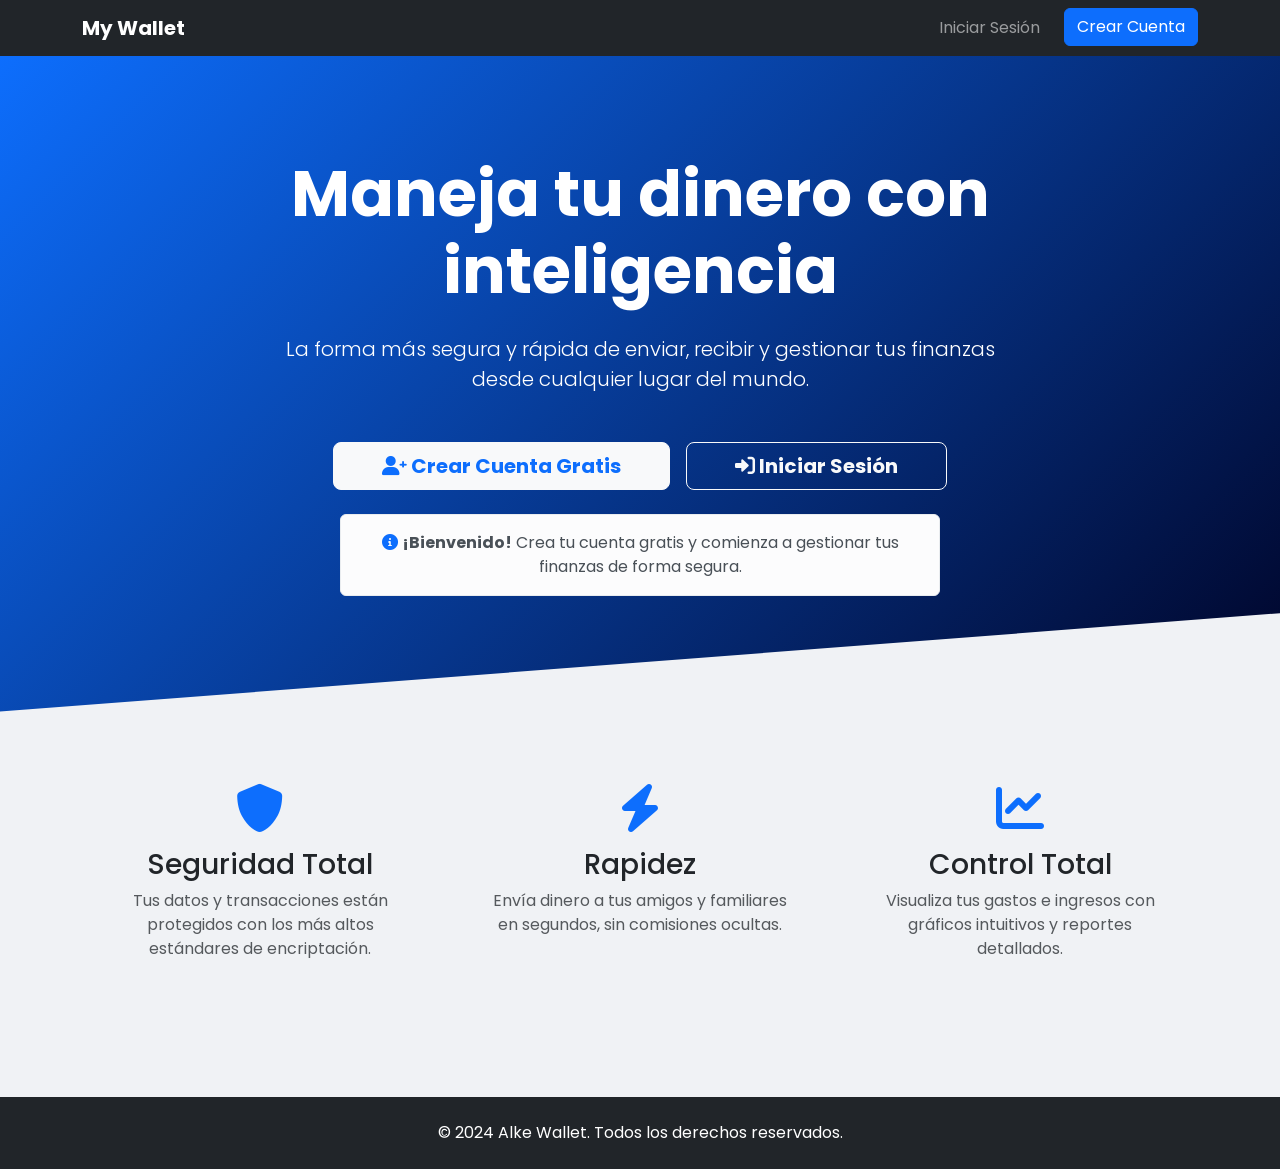
<file: index.html>
<!DOCTYPE html>
<html lang="es">
<head>
    <meta charset="UTF-8">
    <meta name="viewport" content="width=device-width, initial-scale=1.0">
    <title>Alke Wallet - Tu Billetera Digital</title>
    <link href="https://cdn.jsdelivr.net/npm/bootstrap@5.3.0/dist/css/bootstrap.min.css" rel="stylesheet">
    <link rel="stylesheet" href="https://cdnjs.cloudflare.com/ajax/libs/font-awesome/6.0.0/css/all.min.css">
    <link rel="stylesheet" href="css/styles.css">
</head>
<body>

    <nav class="navbar navbar-expand-lg navbar-dark bg-dark">
        <div class="container">
            <a class="navbar-brand fw-bold" href="#">My Wallet</a>
            <button class="navbar-toggler" type="button" data-bs-toggle="collapse" data-bs-target="#navbarNav">
                <span class="navbar-toggler-icon"></span>
            </button>
            <div class="collapse navbar-collapse" id="navbarNav">
                <ul class="navbar-nav ms-auto">
                    <li class="nav-item"><a class="nav-link" href="login.html">Iniciar Sesión</a></li>
                    <li class="nav-item"><a class="btn btn-primary ms-3" href="register.html">Crear Cuenta</a></li>
                </ul>
            </div>
        </div>
    </nav>

    <header class="hero-section text-center">
        <div class="container">
            <div class="row justify-content-center">
                <div class="col-lg-8">
                    <h1 class="display-3 fw-bold mb-4">Maneja tu dinero con inteligencia</h1>
                    <p class="lead mb-5">La forma más segura y rápida de enviar, recibir y gestionar tus finanzas desde cualquier lugar del mundo.</p>
                    <div class="d-flex gap-3 justify-content-center">
                        <a href="register.html" class="btn btn-light btn-lg text-primary fw-bold px-5">
                            <i class="fas fa-user-plus"></i> Crear Cuenta Gratis
                        </a>
                        <a href="login.html" class="btn btn-outline-light btn-lg fw-bold px-5">
                            <i class="fas fa-sign-in-alt"></i> Iniciar Sesión
                        </a>
                    </div>
                    
                    <!-- Información de seguridad -->
                    <div class="alert alert-light mt-4 mx-auto" style="max-width: 600px;" role="alert">
                        <i class="fas fa-info-circle text-primary"></i> 
                        <strong>¡Bienvenido!</strong> Crea tu cuenta gratis y comienza a gestionar tus finanzas de forma segura.
                    </div>
                </div>
            </div>
        </div>
    </header>

    <section class="py-5">
        <div class="container">
            <div class="row text-center g-4">
                <div class="col-md-4">
                    <div class="p-4">
                        <i class="fas fa-shield-alt feature-icon"></i>
                        <h3>Seguridad Total</h3>
                        <p class="text-muted">Tus datos y transacciones están protegidos con los más altos estándares de encriptación.</p>
                    </div>
                </div>
                <div class="col-md-4">
                    <div class="p-4">
                        <i class="fas fa-bolt feature-icon"></i>
                        <h3>Rapidez</h3>
                        <p class="text-muted">Envía dinero a tus amigos y familiares en segundos, sin comisiones ocultas.</p>
                    </div>
                </div>
                <div class="col-md-4">
                    <div class="p-4">
                        <i class="fas fa-chart-line feature-icon"></i>
                        <h3>Control Total</h3>
                        <p class="text-muted">Visualiza tus gastos e ingresos con gráficos intuitivos y reportes detallados.</p>
                    </div>
                </div>
            </div>
        </div>
    </section>

    <footer class="bg-dark text-white py-4 mt-5">
        <div class="container text-center">
            <p class="mb-0">&copy; 2024 Alke Wallet. Todos los derechos reservados.</p>
        </div>
    </footer>

    <script src="https://cdn.jsdelivr.net/npm/bootstrap@5.3.0/dist/js/bootstrap.bundle.min.js"></script>
</body>
</html>
</file>
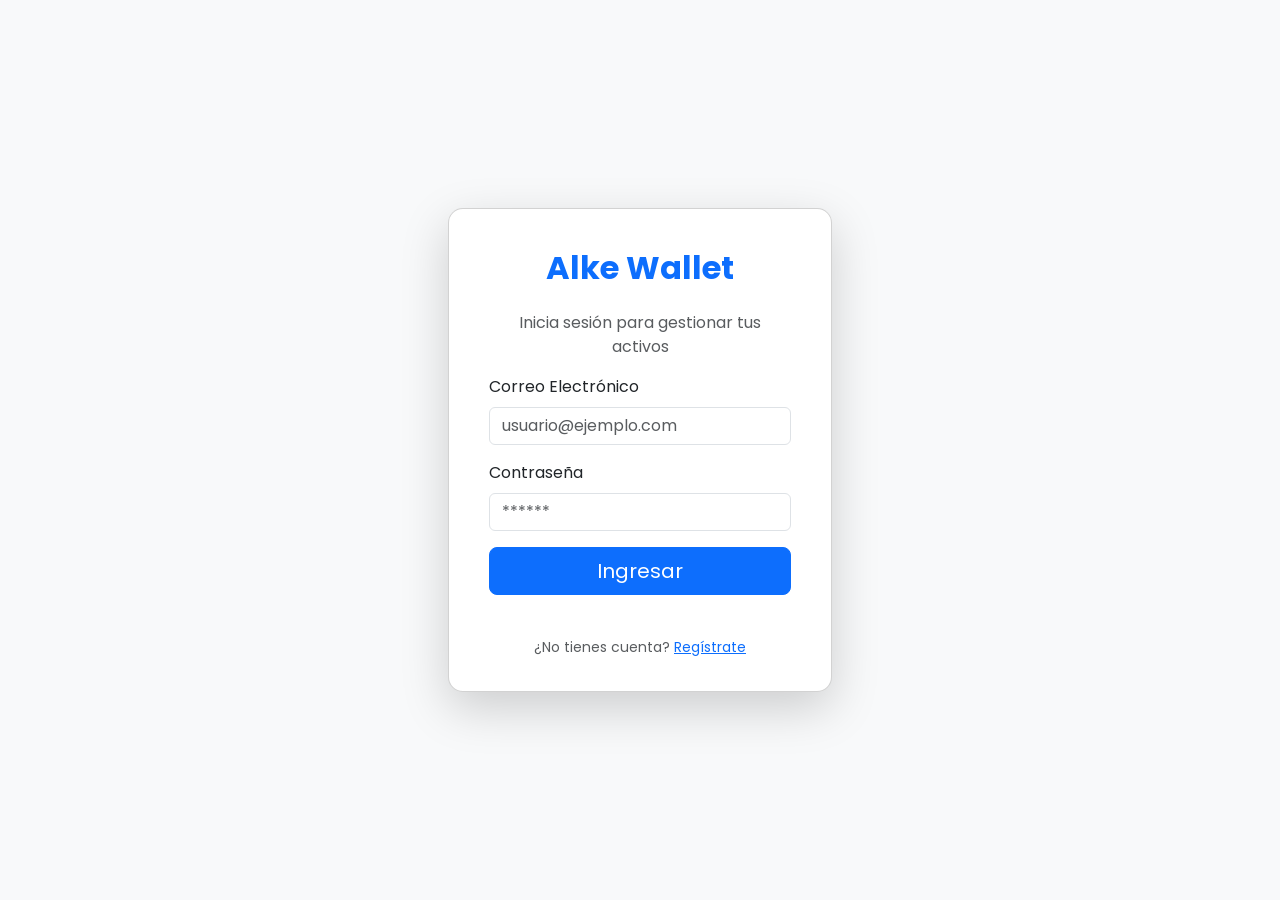
<file: accounts.html>
<!DOCTYPE html>
<html lang="es">
<head>
    <meta charset="UTF-8">
    <meta name="viewport" content="width=device-width, initial-scale=1.0">
    <title>Mis Cuentas - MY Wallet</title>
    <link href="https://cdn.jsdelivr.net/npm/bootstrap@5.3.0/dist/css/bootstrap.min.css" rel="stylesheet">
    <link rel="stylesheet" href="https://cdnjs.cloudflare.com/ajax/libs/font-awesome/6.0.0/css/all.min.css">
    <link rel="stylesheet" href="css/styles.css">
</head>
<body class="bg-light">

    <nav class="navbar navbar-dark bg-primary mb-4">
        <div class="container">
            <a class="navbar-brand" href="menu.html"><i class="fas fa-arrow-left me-2"></i> Volver</a>
            <div class="d-flex align-items-center gap-3">
                <div class="text-white text-end d-none d-md-block">
                    <div class="fw-bold"><i class="fas fa-user-circle"></i> <span class="userName">Usuario</span></div>
                    <small id="connectionInfo" class="text-white-50"><i class="fas fa-clock"></i> Conectado</small>
                </div>
                <span class="navbar-text text-white fw-bold">Mis Cuentas</span>
            </div>
        </div>
    </nav>

    <div class="container">
        <div class="row justify-content-center">
            <div class="col-md-10">
                
                <div class="d-flex justify-content-between align-items-center mb-4">
                    <h4><i class="fas fa-wallet me-2"></i>Administrar Cuentas</h4>
                    <button class="btn btn-primary" data-bs-toggle="modal" data-bs-target="#newAccountModal">
                        <i class="fas fa-plus-circle me-2"></i>Nueva Cuenta
                    </button>
                </div>

                <!-- Lista de Cuentas -->
                <div id="accountsList" class="row g-4">
                    <!-- Se llena dinámicamente -->
                </div>

            </div>
        </div>
    </div>

    <!-- Modal para Nueva Cuenta -->
    <div class="modal fade" id="newAccountModal" tabindex="-1">
        <div class="modal-dialog">
            <div class="modal-content">
                <div class="modal-header">
                    <h5 class="modal-title"><i class="fas fa-plus-circle me-2"></i>Crear Nueva Cuenta</h5>
                    <button type="button" class="btn-close" data-bs-dismiss="modal"></button>
                </div>
                <form id="newAccountForm">
                    <div class="modal-body">
                        <div class="mb-3">
                            <label for="accountName" class="form-label fw-bold">Nombre de la Cuenta</label>
                            <input type="text" class="form-control" id="accountName" 
                                   placeholder="Ej: Cuenta de Ahorro" required>
                        </div>
                        <div class="mb-3">
                            <label for="accountType" class="form-label fw-bold">Tipo de Cuenta</label>
                            <select class="form-select" id="accountType" required>
                                <option value="">Selecciona un tipo</option>
                                <option value="corriente">Cuenta Corriente</option>
                                <option value="ahorro">Cuenta de Ahorro</option>
                                <option value="inversion">Cuenta de Inversión</option>
                                <option value="otro">Otra</option>
                            </select>
                        </div>
                        <div class="mb-3">
                            <label for="initialBalance" class="form-label fw-bold">Saldo Inicial (Opcional)</label>
                            <div class="input-group">
                                <span class="input-group-text">$</span>
                                <input type="number" class="form-control" id="initialBalance" 
                                       placeholder="0.00" min="0" step="0.01" value="0">
                            </div>
                        </div>
                        <div id="create-error" class="alert alert-danger d-none"></div>
                    </div>
                    <div class="modal-footer">
                        <button type="button" class="btn btn-secondary" data-bs-dismiss="modal">Cancelar</button>
                        <button type="submit" class="btn btn-primary">
                            <i class="fas fa-check me-2"></i>Crear Cuenta
                        </button>
                    </div>
                </form>
            </div>
        </div>
    </div>

    <!-- jQuery y Bootstrap -->
    <script src="https://code.jquery.com/jquery-3.6.0.min.js"></script>
    <script src="https://cdn.jsdelivr.net/npm/bootstrap@5.3.0/dist/js/bootstrap.bundle.min.js"></script>
    
    <!-- Configuración y constantes -->
    <script src="js/config/constants.js"></script>
    
    <!-- Servicios -->
    <script src="js/services/storageService.js"></script>
    <script src="js/utils/helpers.js"></script>
    <script src="js/services/authService.js"></script>
    
    <!-- Página específica -->
    <script src="js/pages/accounts.js"></script>
</body>
</html>
</file>
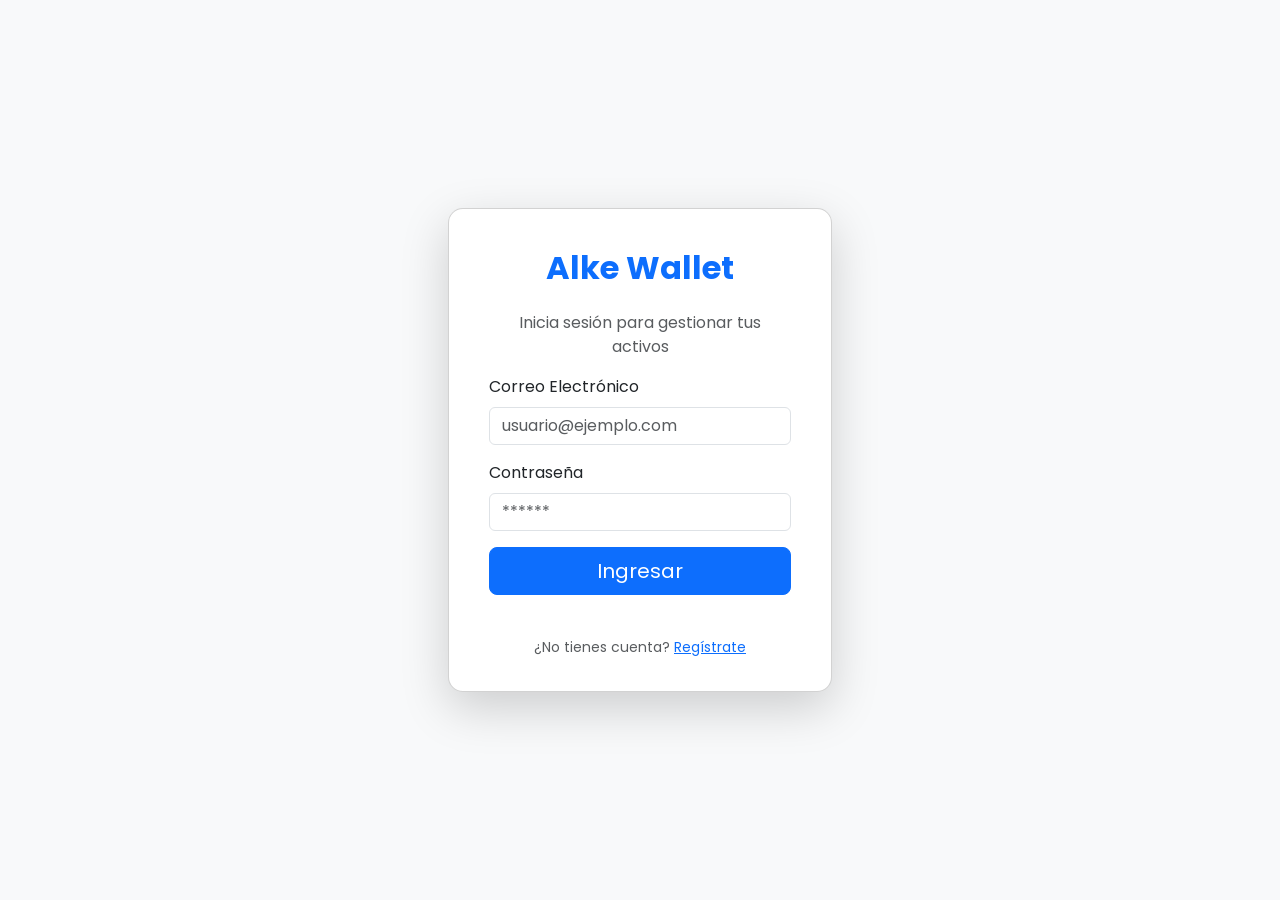
<file: budget.html>
<!DOCTYPE html>
<html lang="es">
<head>
    <meta charset="UTF-8">
    <meta name="viewport" content="width=device-width, initial-scale=1.0">
    <title>Mi Presupuesto - ProyectoWallet</title>
    <link href="https://cdn.jsdelivr.net/npm/bootstrap@5.3.0/dist/css/bootstrap.min.css" rel="stylesheet">
    <link rel="stylesheet" href="https://cdnjs.cloudflare.com/ajax/libs/font-awesome/6.0.0/css/all.min.css">
    <link rel="stylesheet" href="css/styles.css">
</head>
<body>
    <nav class="navbar navbar-expand-lg navbar-dark bg-dark">
        <div class="container">
            <a class="navbar-brand" href="menu.html">
                <i class="fas fa-wallet me-2"></i>ProyectoWallet
            </a>
            <button class="navbar-toggler" type="button" data-bs-toggle="collapse" data-bs-target="#navbarNav">
                <span class="navbar-toggler-icon"></span>
            </button>
            <div class="collapse navbar-collapse" id="navbarNav">
                <ul class="navbar-nav ms-auto">
                    <li class="nav-item">
                        <span class="nav-link text-white">
                            <i class="fas fa-user-circle"></i> <span class="userName">Usuario</span>
                        </span>
                    </li>
                    <li class="nav-item">
                        <span class="nav-link text-white-50" id="connectionInfo">
                            <i class="fas fa-clock"></i> Conectado
                        </span>
                    </li>
                    <li class="nav-item">
                        <a class="nav-link" href="menu.html">
                            <i class="fas fa-home me-1"></i>Inicio
                        </a>
                    </li>
                    <li class="nav-item">
                        <a class="nav-link" href="#" id="logoutButton">
                            <i class="fas fa-sign-out-alt me-1"></i>Salir
                        </a>
                    </li>
                </ul>
            </div>
        </div>
    </nav>

    <div class="container mt-4">
        <div class="row">
            <div class="col-md-12">
                <h2 class="mb-4">
                    <i class="fas fa-chart-pie me-2"></i>Mi Presupuesto Mensual
                </h2>

                <!-- Resumen total -->
                <div class="card mb-4 shadow-sm">
                    <div class="card-body">
                        <div class="row mb-3">
                            <div class="col-md-6">
                                <label class="form-label"><i class="fas fa-money-bill-wave me-2"></i>Divisa</label>
                                <select class="form-select" id="budgetCurrency">
                                    <option value="USD">🇺🇸 Dólar (USD)</option>
                                    <option value="CLP">🇨🇱 Peso Chileno (CLP)</option>
                                    <option value="EUR">🇪🇺 Euro (EUR)</option>
                                </select>
                            </div>
                            <div class="col-md-6 d-flex align-items-end">
                                <a href="currency.html" class="btn btn-outline-warning w-100">
                                    <i class="fas fa-exchange-alt me-2"></i>Ver Conversión de Divisas
                                </a>
                            </div>
                        </div>
                        <div class="row text-center">
                            <div class="col-md-4">
                                <h6 class="text-muted">Presupuesto Total</h6>
                                <h3 id="totalAssigned" class="text-primary"><span id="currencySymbol">$</span>0</h3>
                            </div>
                            <div class="col-md-4">
                                <h6 class="text-muted">Total Gastado</h6>
                                <h3 id="totalSpent" class="text-danger"><span class="currencySymbol">$</span>0</h3>
                            </div>
                            <div class="col-md-4">
                                <h6 class="text-muted">Disponible</h6>
                                <h3 id="totalAvailable" class="text-success"><span class="currencySymbol">$</span>0</h3>
                            </div>
                        </div>
                        <div class="progress mt-3" style="height: 25px;">
                            <div id="budgetProgress" class="progress-bar" role="progressbar" style="width: 0%">0%</div>
                        </div>
                    </div>
                </div>

                <!-- Categorías -->
                <div class="row" id="categoriesContainer">
                    <!-- Las categorías se llenarán dinámicamente -->
                </div>

                <!-- Botón para asignar presupuestos -->
                <div class="text-center mt-4">
                    <button class="btn btn-primary btn-lg" data-bs-toggle="modal" data-bs-target="#assignBudgetModal">
                        <i class="fas fa-plus-circle me-2"></i>Asignar Presupuestos
                    </button>
                </div>
            </div>
        </div>
    </div>

    <!-- Modal para asignar presupuestos -->
    <div class="modal fade" id="assignBudgetModal" tabindex="-1">
        <div class="modal-dialog modal-lg">
            <div class="modal-content">
                <div class="modal-header">
                    <h5 class="modal-title">
                        <i class="fas fa-edit me-2"></i>Asignar Presupuestos por Categoría
                    </h5>
                    <button type="button" class="btn-close" data-bs-dismiss="modal"></button>
                </div>
                <div class="modal-body">
                    <form id="assignBudgetForm">
                        <h6 class="text-success mb-3"><i class="fas fa-plus-circle me-2"></i>Ingresos Esperados</h6>
                        
                        <div class="mb-3">
                            <label class="form-label">
                                <i class="fas fa-briefcase text-primary me-2"></i>Trabajo/Sueldo
                            </label>
                            <input type="number" class="form-control" id="trabajo" min="0" step="0.01" value="0">
                        </div>
                        <div class="mb-3">
                            <label class="form-label">
                                <i class="fas fa-piggy-bank text-success me-2"></i>Saldo/Presupuesto
                            </label>
                            <input type="number" class="form-control" id="presupuesto" min="0" step="0.01" value="0">
                        </div>

                        <hr class="my-4">
                        
                        <h6 class="text-danger mb-3"><i class="fas fa-minus-circle me-2"></i>Presupuesto de Gastos</h6>
                        
                        <div class="mb-3">
                            <label class="form-label">
                                <i class="fas fa-tint text-info me-2"></i>Agua
                            </label>
                            <input type="number" class="form-control" id="agua" min="0" step="0.01" value="0">
                        </div>
                        <div class="mb-3">
                            <label class="form-label">
                                <i class="fas fa-broadcast-tower text-primary me-2"></i>Telecomunicaciones
                            </label>
                            <input type="number" class="form-control" id="telecomunicaciones" min="0" step="0.01" value="0">
                        </div>
                        <div class="mb-3">
                            <label class="form-label">
                                <i class="fas fa-graduation-cap text-warning me-2"></i>Educación
                            </label>
                            <input type="number" class="form-control" id="educacion" min="0" step="0.01" value="0">
                        </div>
                        <div class="mb-3">
                            <label class="form-label">
                                <i class="fas fa-home text-success me-2"></i>Vivienda
                            </label>
                            <input type="number" class="form-control" id="vivienda" min="0" step="0.01" value="0">
                        </div>
                        <div class="mb-3">
                            <label class="form-label">
                                <i class="fas fa-bus text-danger me-2"></i>Transporte
                            </label>
                            <input type="number" class="form-control" id="transporte" min="0" step="0.01" value="0">
                        </div>
                        <div class="mb-3">
                            <label class="form-label">
                                <i class="fas fa-utensils text-secondary me-2"></i>Alimentación
                            </label>
                            <input type="number" class="form-control" id="alimentacion" min="0" step="0.01" value="0">
                        </div>
                        <div class="mb-3">
                            <label class="form-label">
                                <i class="fas fa-shopping-bag text-dark me-2"></i>Gastos Varios
                            </label>
                            <input type="number" class="form-control" id="varios" min="0" step="0.01" value="0">
                        </div>

                        <div class="alert alert-info">
                            <i class="fas fa-info-circle me-2"></i>
                            Puedes ajustar estos montos en cualquier momento
                        </div>
                    </form>
                </div>
                <div class="modal-footer">
                    <button type="button" class="btn btn-secondary" data-bs-dismiss="modal">Cancelar</button>
                    <button type="button" class="btn btn-primary" id="saveBudgetBtn">
                        <i class="fas fa-save me-2"></i>Guardar Presupuestos
                    </button>
                </div>
            </div>
        </div>
    </div>

    <!-- Modal para registrar gasto -->
    <div class="modal fade" id="recordExpenseModal" tabindex="-1">
        <div class="modal-dialog">
            <div class="modal-content">
                <div class="modal-header">
                    <h5 class="modal-title">
                        <i class="fas fa-receipt me-2"></i>Registrar Gasto
                    </h5>
                    <button type="button" class="btn-close" data-bs-dismiss="modal"></button>
                </div>
                <div class="modal-body">
                    <form id="recordExpenseForm">
                        <input type="hidden" id="expenseCategory">
                        <div class="mb-3">
                            <label class="form-label">Categoría</label>
                            <input type="text" class="form-control" id="expenseCategoryName" readonly>
                        </div>
                        <div class="mb-3">
                            <label class="form-label">Monto del Gasto</label>
                            <input type="number" class="form-control" id="expenseAmount" min="0.01" step="0.01" required>
                        </div>
                        <div class="mb-3">
                            <label class="form-label">Descripción</label>
                            <input type="text" class="form-control" id="expenseDescription" placeholder="Ej: Pago de servicio de agua" required>
                        </div>
                    </form>
                </div>
                <div class="modal-footer">
                    <button type="button" class="btn btn-secondary" data-bs-dismiss="modal">Cancelar</button>
                    <button type="button" class="btn btn-danger" id="saveExpenseBtn">
                        <i class="fas fa-save me-2"></i>Registrar Gasto
                    </button>
                </div>
            </div>
        </div>
    </div>

    <!-- Modal para registrar ingreso -->
    <div class="modal fade" id="recordIncomeModal" tabindex="-1">
        <div class="modal-dialog">
            <div class="modal-content">
                <div class="modal-header">
                    <h5 class="modal-title">
                        <i class="fas fa-plus-circle me-2"></i>Registrar Ingreso
                    </h5>
                    <button type="button" class="btn-close" data-bs-dismiss="modal"></button>
                </div>
                <div class="modal-body">
                    <form id="recordIncomeForm">
                        <input type="hidden" id="incomeCategory">
                        <div class="mb-3">
                            <label class="form-label">Categoría</label>
                            <input type="text" class="form-control" id="incomeCategoryName" readonly>
                        </div>
                        <div class="mb-3">
                            <label class="form-label">Monto del Ingreso</label>
                            <input type="number" class="form-control" id="incomeAmount" min="0.01" step="0.01" required>
                        </div>
                        <div class="mb-3">
                            <label class="form-label">Descripción</label>
                            <input type="text" class="form-control" id="incomeDescription" placeholder="Ej: Pago de salario mensual" required>
                        </div>
                    </form>
                </div>
                <div class="modal-footer">
                    <button type="button" class="btn btn-secondary" data-bs-dismiss="modal">Cancelar</button>
                    <button type="button" class="btn btn-success" id="saveIncomeBtn">
                        <i class="fas fa-save me-2"></i>Registrar Ingreso
                    </button>
                </div>
            </div>
        </div>
    </div>

    <!-- jQuery y Bootstrap -->
    <script src="https://code.jquery.com/jquery-3.6.0.min.js"></script>
    <script src="https://cdn.jsdelivr.net/npm/bootstrap@5.3.0/dist/js/bootstrap.bundle.min.js"></script>
    
    <!-- Configuración y constantes -->
    <script src="js/config/constants.js"></script>
    
    <!-- Servicios -->
    <script src="js/services/storageService.js"></script>
    <script src="js/utils/helpers.js"></script>
    <script src="js/services/authService.js"></script>
    
    <!-- Página específica -->
    <script src="js/pages/budget.js"></script>
</body>
</html>
</file>
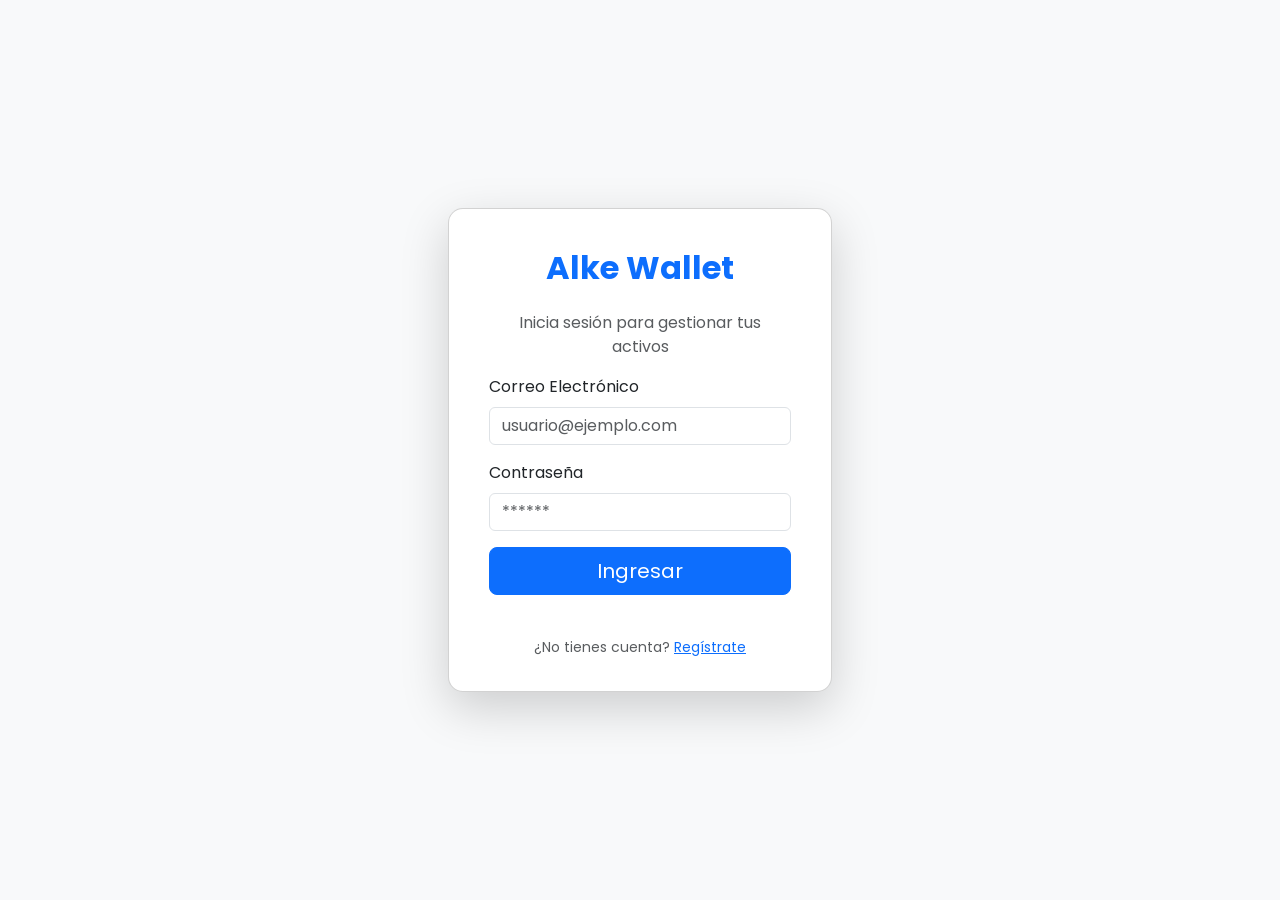
<file: contacts.html>
<!DOCTYPE html>
<html lang="es">
<head>
    <meta charset="UTF-8">
    <meta name="viewport" content="width=device-width, initial-scale=1.0">
    <title>Contactos - MY Wallet</title>
    <link href="https://cdn.jsdelivr.net/npm/bootstrap@5.3.0/dist/css/bootstrap.min.css" rel="stylesheet">
    <link rel="stylesheet" href="https://cdnjs.cloudflare.com/ajax/libs/font-awesome/6.0.0/css/all.min.css">
    <link rel="stylesheet" href="css/styles.css">
</head>
<body class="bg-light">

    <nav class="navbar navbar-dark bg-primary mb-4">
        <div class="container">
            <a class="navbar-brand" href="menu.html"><i class="fas fa-arrow-left me-2"></i> Volver</a>
            <div class="d-flex align-items-center gap-3">
                <div class="text-white text-end d-none d-md-block">
                    <div class="fw-bold"><i class="fas fa-user-circle"></i> <span class="userName">Usuario</span></div>
                    <small id="connectionInfo" class="text-white-50"><i class="fas fa-clock"></i> Conectado</small>
                </div>
                <span class="navbar-text text-white fw-bold">Mis Contactos</span>
            </div>
        </div>
    </nav>

    <div class="container">
        <div class="row justify-content-center">
            <div class="col-md-8">
                
                <!-- Botón para agregar nuevo contacto -->
                <div class="mb-3 text-end">
                    <button class="btn btn-primary" data-bs-toggle="modal" data-bs-target="#addContactModal">
                        <i class="fas fa-user-plus me-2"></i>Agregar Contacto
                    </button>
                </div>

                <!-- Filtros -->
                <div class="card shadow border-0 rounded-4 mb-3">
                    <div class="card-body">
                        <div class="btn-group w-100" role="group">
                            <button type="button" class="btn btn-outline-primary active" id="filterAll">
                                <i class="fas fa-users me-1"></i>Todos
                            </button>
                            <button type="button" class="btn btn-outline-success" id="filterDebtors">
                                <i class="fas fa-hand-holding-usd me-1"></i>Me Deben
                            </button>
                            <button type="button" class="btn btn-outline-danger" id="filterCreditors">
                                <i class="fas fa-file-invoice-dollar me-1"></i>Les Debo
                            </button>
                        </div>
                    </div>
                </div>
                
                <div class="card shadow border-0 rounded-4">
                    <div class="card-header bg-white border-0 py-3 rounded-top-4">
                        <h5 class="mb-0 fw-bold"><i class="fas fa-users me-2"></i>Lista de Contactos</h5>
                    </div>
                    <div class="card-body p-0">
                        <div class="list-group list-group-flush" id="contacts-list">
                            <!-- Se llena dinámicamente con JavaScript -->
                        </div>
                    </div>
                </div>

            </div>
        </div>
    </div>

    <!-- Modal para agregar contacto -->
    <div class="modal fade" id="addContactModal" tabindex="-1">
        <div class="modal-dialog">
            <div class="modal-content">
                <div class="modal-header">
                    <h5 class="modal-title">
                        <i class="fas fa-user-plus me-2"></i>Agregar Nuevo Contacto
                    </h5>
                    <button type="button" class="btn-close" data-bs-dismiss="modal"></button>
                </div>
                <div class="modal-body">
                    <form id="addContactForm">
                        <div class="mb-3">
                            <label class="form-label">Nombre Completo</label>
                            <input type="text" class="form-control" id="contactName" required>
                        </div>
                        <div class="mb-3">
                            <label class="form-label">Email</label>
                            <input type="email" class="form-control" id="contactEmail" required>
                        </div>
                        <div class="mb-3">
                            <label class="form-label">Tipo de Relación</label>
                            <select class="form-select" id="contactType" required>
                                <option value="normal">Normal</option>
                                <option value="debtor">Me Debe (Deudor)</option>
                                <option value="creditor">Le Debo (Acreedor/Proveedor)</option>
                            </select>
                            <div class="form-text">
                                • <strong>Normal</strong>: Contacto estándar<br>
                                • <strong>Me Debe</strong>: Persona que te debe dinero<br>
                                • <strong>Le Debo</strong>: Persona o proveedor al que le debes
                            </div>
                        </div>
                        <div class="mb-3" id="amountContainer" style="display: none;">
                            <label class="form-label">Monto</label>
                            <input type="number" class="form-control" id="contactAmount" min="0" step="0.01" value="0">
                            <div class="form-text">Opcional: Monto que se debe o te deben</div>
                        </div>
                        <div class="mb-3">
                            <label class="form-label">Teléfono (Opcional)</label>
                            <input type="tel" class="form-control" id="contactPhone">
                        </div>
                        <div class="mb-3">
                            <label class="form-label">Notas (Opcional)</label>
                            <textarea class="form-control" id="contactNotes" rows="2"></textarea>
                        </div>
                    </form>
                </div>
                <div class="modal-footer">
                    <button type="button" class="btn btn-secondary" data-bs-dismiss="modal">Cancelar</button>
                    <button type="button" class="btn btn-primary" id="saveContactBtn">
                        <i class="fas fa-save me-2"></i>Guardar Contacto
                    </button>
                </div>
            </div>
        </div>
    </div>

    <!-- jQuery y Bootstrap -->
    <script src="https://code.jquery.com/jquery-3.6.0.min.js"></script>
    <script src="https://cdn.jsdelivr.net/npm/bootstrap@5.3.0/dist/js/bootstrap.bundle.min.js"></script>
    
    <!-- Configuración y constantes -->
    <script src="js/config/constants.js"></script>
    
    <!-- Servicios -->
    <script src="js/services/storageService.js"></script>
    <script src="js/utils/helpers.js"></script>
    <script src="js/services/authService.js"></script>
    
    <!-- Página específica -->
    <script src="js/pages/contacts.js"></script>
</body>
</html>
</file>
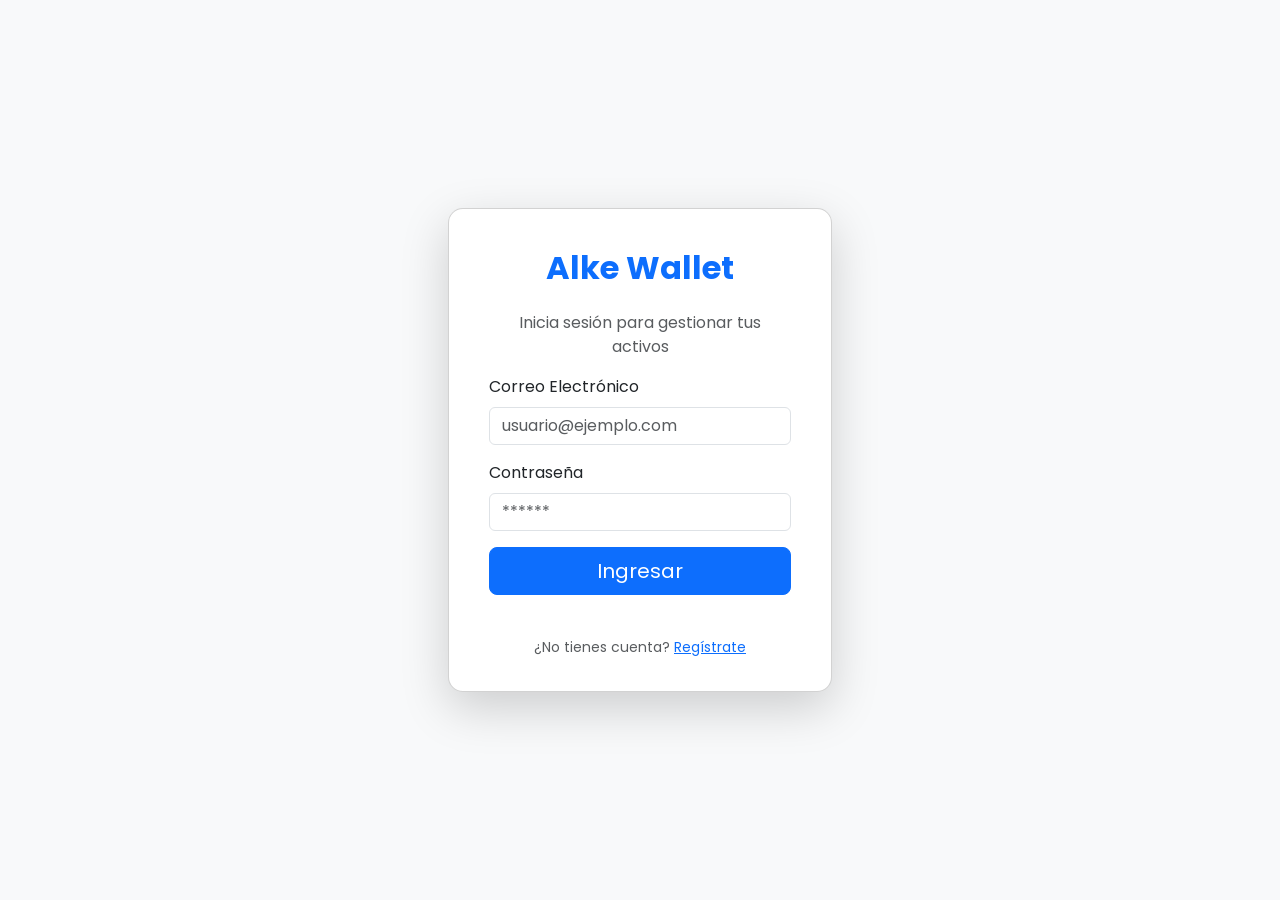
<file: deposit.html>
<!DOCTYPE html>
<html lang="es">
<head>
    <meta charset="UTF-8">
    <meta name="viewport" content="width=device-width, initial-scale=1.0">
    <title>Depositar - My Wallet</title>
    <link href="https://cdn.jsdelivr.net/npm/bootstrap@5.3.0/dist/css/bootstrap.min.css" rel="stylesheet">
    <link rel="stylesheet" href="https://cdnjs.cloudflare.com/ajax/libs/font-awesome/6.0.0/css/all.min.css">
    <link rel="stylesheet" href="css/styles.css">
   </head>
<body class="bg-light">

    <nav class="navbar navbar-dark bg-primary mb-4">
        <div class="container">
            <a class="navbar-brand" href="menu.html"><i class="fas fa-arrow-left me-2"></i> Volver</a>
            <div class="d-flex align-items-center gap-3">
                <div class="text-white text-end d-none d-md-block">
                    <div class="fw-bold"><i class="fas fa-user-circle"></i> <span class="userName">Usuario</span></div>
                    <small id="connectionInfo" class="text-white-50"><i class="fas fa-clock"></i> Conectado</small>
                </div>
                <span class="navbar-text text-white fw-bold">Depositar Dinero</span>
            </div>
        </div>
    </nav>

    <div class="container">
        <div class="card shadow-lg deposit-card border-0 rounded-4">
            <div class="card-body p-5">
                <div class="text-center mb-4">
                    <div class="bg-success bg-opacity-10 rounded-circle d-inline-flex p-3 mb-3">
                        <i class="fas fa-arrow-down fa-3x text-success"></i>
                    </div>
                    <h3 class="fw-bold">Depositar Fondos</h3>
                    <p class="text-muted">Agrega dinero a tu cuenta</p>
                </div>

                <form id="depositForm">
                    <div class="mb-4">
                        <label for="depositAmount" class="form-label fw-bold">Monto a Depositar</label>
                        <div class="input-group input-group-lg">
                            <span class="input-group-text bg-success text-white">$</span>
                            <input type="number" class="form-control" id="depositAmount" 
                                   placeholder="0.00" min="1" step="0.01" required
                                   onkeypress="return (event.charCode >= 48 && event.charCode <= 57) || event.charCode == 46">
                        </div>
                        <small class="text-muted">Solo se permiten números</small>
                    </div>

                    <!-- Montos Rápidos -->
                    <div class="mb-4">
                        <label class="form-label fw-bold">Montos Rápidos</label>
                        <div class="d-flex flex-wrap justify-content-center">
                            <button type="button" class="btn btn-outline-success amount-btn" data-amount="10">$10</button>
                            <button type="button" class="btn btn-outline-success amount-btn" data-amount="20">$20</button>
                            <button type="button" class="btn btn-outline-success amount-btn" data-amount="50">$50</button>
                            <button type="button" class="btn btn-outline-success amount-btn" data-amount="100">$100</button>
                            <button type="button" class="btn btn-outline-success amount-btn" data-amount="500">$500</button>
                            <button type="button" class="btn btn-outline-success amount-btn" data-amount="1000">$1000</button>
                        </div>
                    </div>

                    <div class="mb-4">
                        <label for="depositDescription" class="form-label fw-bold">Descripción (Opcional)</label>
                        <input type="text" class="form-control" id="depositDescription" 
                               placeholder="Ej: Depósito mensual, Ahorro, etc.">
                    </div>

                    <div class="mb-3">
                        <label for="depositMethod" class="form-label fw-bold">Método de Depósito</label>
                        <select class="form-select" id="depositMethod" required>
                            <option value="">Selecciona un método</option>
                            <option value="transfer">Transferencia Bancaria</option>
                            <option value="cash">Efectivo</option>
                            <option value="check">Cheque</option>
                            <option value="other">Otro</option>
                        </select>
                    </div>

                    <div id="success-msg" class="alert alert-success d-none" role="alert">
                        <i class="fas fa-check-circle"></i> ¡Depósito realizado exitosamente!
                    </div>
                    <div id="error-msg" class="alert alert-danger d-none" role="alert">
                        <i class="fas fa-exclamation-circle"></i> <span id="error-text"></span>
                    </div>

                    <button type="submit" class="btn btn-success btn-lg w-100">
                        <i class="fas fa-plus-circle me-2"></i>Depositar Ahora
                    </button>
                </form>
            </div>
        </div>
    </div>

    <!-- jQuery y Bootstrap -->
    <script src="https://code.jquery.com/jquery-3.6.0.min.js"></script>
    <script src="https://cdn.jsdelivr.net/npm/bootstrap@5.3.0/dist/js/bootstrap.bundle.min.js"></script>
    
    <!-- Configuración y constantes -->
    <script src="js/config/constants.js"></script>
    
    <!-- Servicios -->
    <script src="js/services/storageService.js"></script>
    <script src="js/utils/helpers.js"></script>
    <script src="js/services/authService.js"></script>
    <script src="js/services/transactionService.js"></script>
    
    <!-- Página específica -->
    <script src="js/pages/deposit.js"></script>
</body>
</html>
</file>
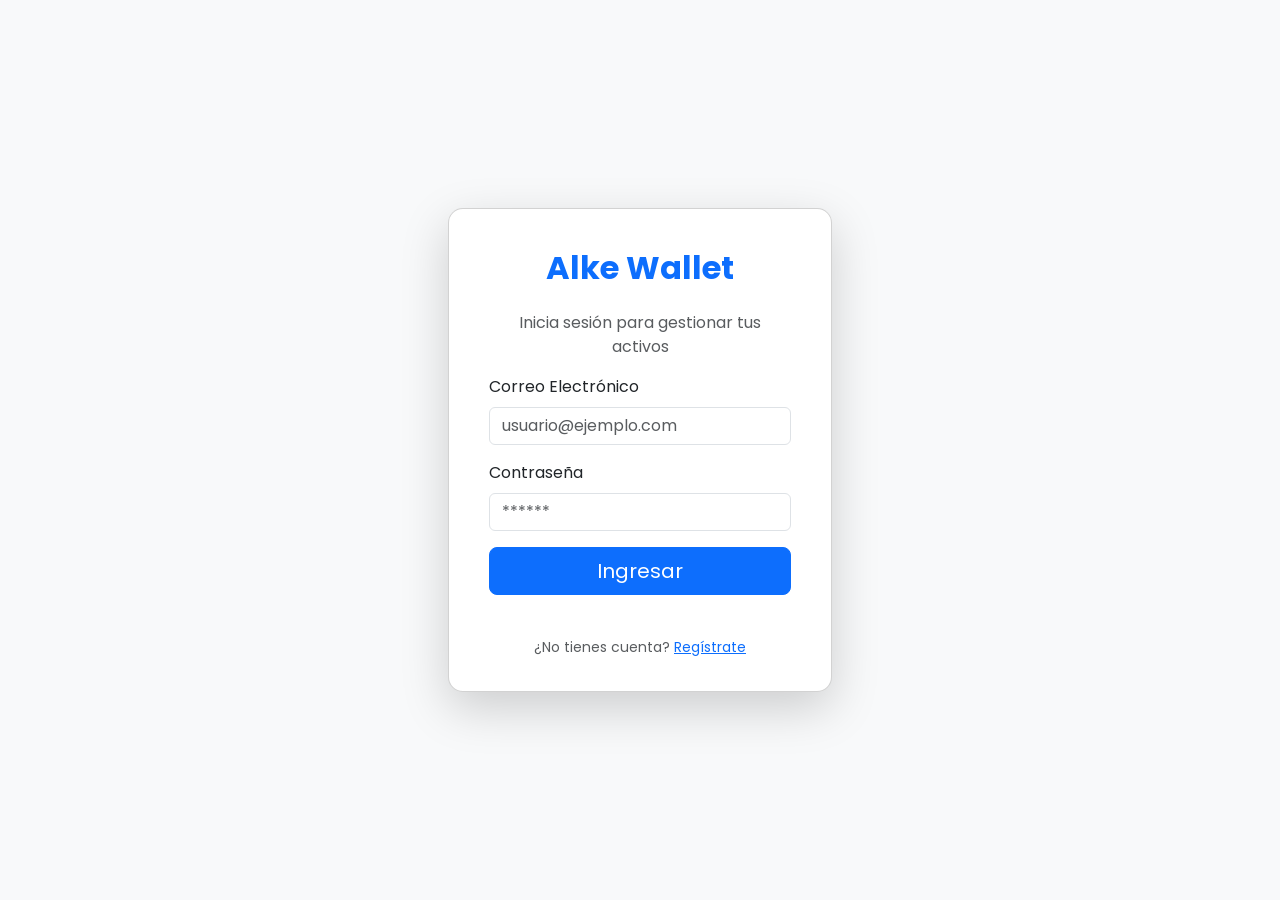
<file: login.html>
<!DOCTYPE html>
<html lang="es">
<head>
    <meta charset="UTF-8">
    <meta name="viewport" content="width=device-width, initial-scale=1.0">
    <title>Alke Wallet - Login</title>
    <link href="https://cdn.jsdelivr.net/npm/bootstrap@5.3.0/dist/css/bootstrap.min.css" rel="stylesheet">
    <link rel="stylesheet" href="css/styles.css">
</head>
<body class="bg-light d-flex align-items-center justify-content-center vh-100">

    <div class="card shadow-lg p-4" style="width: 24rem; border-radius: 15px;">
        <div class="card-body text-center">
            <h2 class="mb-4 text-primary fw-bold">Alke Wallet</h2>
            <p class="text-muted">Inicia sesión para gestionar tus activos</p>
            
            <form id="loginForm">
                <div class="mb-3 text-start">
                    <label for="email" class="form-label">Correo Electrónico</label>
                    <input type="email" class="form-control" id="email" placeholder="usuario@ejemplo.com" required>
                </div>
                <div class="mb-3 text-start">
                    <label for="password" class="form-label">Contraseña</label>
                    <input type="password" class="form-control" id="password" placeholder="******" required>
                </div>
                <div id="success-msg" class="alert alert-success d-none" role="alert">
                    <i class="fas fa-check-circle"></i> <span id="success-text">Inicio de sesión exitoso</span>
                </div>
                <div id="error-msg" class="alert alert-danger d-none" role="alert">
                    <i class="fas fa-exclamation-circle"></i> <span id="error-text">Credenciales incorrectas. Intenta de nuevo.</span>
                </div>
                <button type="submit" class="btn btn-primary w-100 py-2 btn-lg">Ingresar</button>
            </form>
        </div>
        <div class="card-footer text-center bg-white border-0 mt-3">
            <small class="text-muted">¿No tienes cuenta? <a href="register.html">Regístrate</a></small>
        </div>
    </div>

    <!-- jQuery (requerido primero) -->
    <script src="https://code.jquery.com/jquery-3.6.0.min.js"></script>
    
    <!-- Bootstrap Bundle -->
    <script src="https://cdn.jsdelivr.net/npm/bootstrap@5.3.0/dist/js/bootstrap.bundle.min.js"></script>
    
    <!-- 1. Configuración (primero) -->
    <script src="js/config/constants.js"></script>
    
    <!-- 2. Servicios base -->
    <script src="js/services/storageService.js"></script>
    
    <!-- 4. Utilidades -->
    <script src="js/utils/helpers.js"></script>
    
    <!-- 5. Servicios específicos -->
    <script src="js/services/authService.js"></script>
    
    <!-- 6. Página específica (último) -->
    <script src="js/pages/login.js"></script>
</body>
</html>
</file>
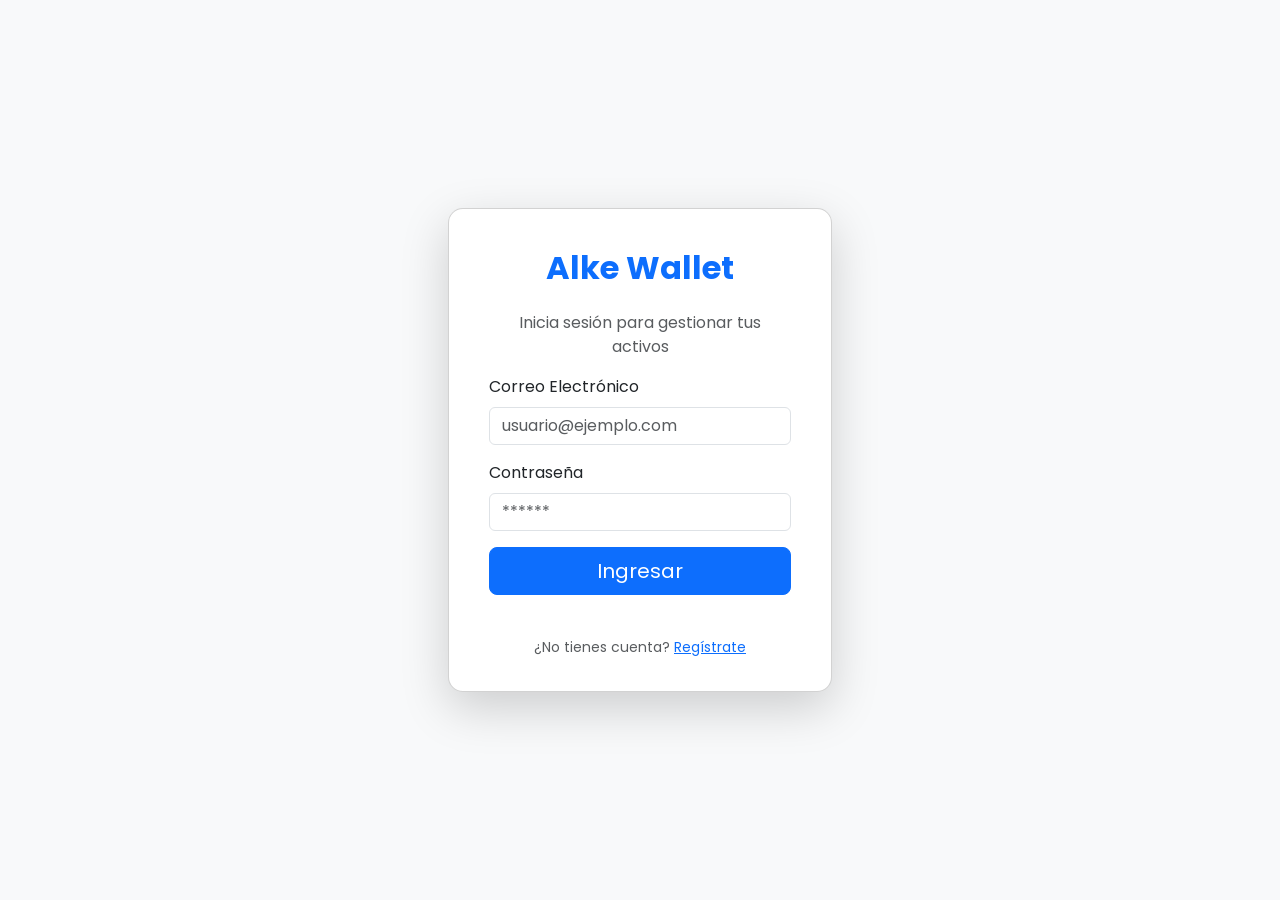
<file: menu.html>
<!DOCTYPE html>
<html lang="es">
<head>
    <meta charset="UTF-8">
    <meta name="viewport" content="width=device-width, initial-scale=1.0">
    <title>Alke Wallet - Dashboard</title>
    <link href="https://cdn.jsdelivr.net/npm/bootstrap@5.3.0/dist/css/bootstrap.min.css" rel="stylesheet">
    <link rel="stylesheet" href="https://cdnjs.cloudflare.com/ajax/libs/font-awesome/6.0.0/css/all.min.css">
    <link rel="stylesheet" href="css/styles.css">
</head>
<body>

    <nav class="navbar navbar-expand-lg navbar-dark bg-primary">
        <div class="container">
            <a class="navbar-brand fw-bold" href="#">Alke Wallet</a>
            <div class="d-flex align-items-center gap-3">
                <div class="d-flex align-items-center gap-2 text-white d-none d-md-flex">
                    <img id="userAvatar" src="https://ui-avatars.com/api/?name=Usuario&background=random" 
                         alt="Avatar" class="rounded-circle" style="width: 40px; height: 40px; object-fit: cover;">
                    <div class="text-end">
                        <div class="fw-bold"><span class="userName">Usuario</span></div>
                        <small id="connectionInfo" class="text-white-50"><i class="fas fa-clock"></i> Conectado</small>
                    </div>
                </div>
                <button class="btn btn-outline-light btn-sm" id="logoutBtn">Cerrar Sesión</button>
            </div>
        </div>
    </nav>

    <div class="container mt-5">
        <div class="row justify-content-center">
            <div class="col-md-8">
                <div class="card text-white bg-dark mb-4 shadow rounded-4 welcome-card">
                    <div class="card-body p-5">
                        <h4 class="card-title fw-light">Saldo Disponible <span id="userCurrency" class="badge bg-light text-dark"></span></h4>
                        <h1 class="display-4 fw-bold" id="userBalance">$ 0.00</h1>
                        <p class="card-text"><i class="fas fa-wallet"></i> Cuenta Corriente</p>
                        
                        <!-- Conversión de monedas -->
                        <div class="mt-4 pt-3 border-top border-secondary" id="currencyConversion">
                            <h6 class="text-white-50 mb-3"><i class="fas fa-exchange-alt"></i> Tu saldo en otras monedas:</h6>
                            <div class="row text-center g-2">
                                <div class="col-4">
                                    <div class="p-2 bg-white bg-opacity-10 rounded">
                                        <small class="d-block text-white-50">🇺🇸 USD</small>
                                        <strong id="balanceUSD">$ 0.00</strong>
                                    </div>
                                </div>
                                <div class="col-4">
                                    <div class="p-2 bg-white bg-opacity-10 rounded">
                                        <small class="d-block text-white-50">🇪🇺 EUR</small>
                                        <strong id="balanceEUR">€ 0.00</strong>
                                    </div>
                                </div>
                                <div class="col-4">
                                    <div class="p-2 bg-white bg-opacity-10 rounded">
                                        <small class="d-block text-white-50">🇨🇱 CLP</small>
                                        <strong id="balanceCLP">$ 0.00</strong>
                                    </div>
                                </div>
                            </div>
                        </div>
                    </div>
                </div>
            </div>
        </div>

        <!-- Acciones Rápidas -->
        <div class="row text-center g-4 mb-5">
            <div class="col-6 col-md-3">
                <a href="deposit.html" class="btn btn-outline-primary w-100 p-4 shadow-sm action-btn">
                    <i class="fas fa-arrow-down fa-2x mb-2"></i><br>Depositar
                </a>
            </div>
            <div class="col-6 col-md-3">
                <a href="sendmoney.html" class="btn btn-outline-primary w-100 p-4 shadow-sm action-btn">
                    <i class="fas fa-paper-plane fa-2x mb-2"></i><br>Enviar
                </a>
            </div>
            <div class="col-6 col-md-3">
                <a href="transactions.html" class="btn btn-outline-primary w-100 p-4 shadow-sm action-btn">
                    <i class="fas fa-history fa-2x mb-2"></i><br>Movimientos
                </a>
            </div>
            <div class="col-6 col-md-3">
                <a href="accounts.html" class="btn btn-outline-warning w-100 p-4 shadow-sm action-btn">
                    <i class="fas fa-wallet fa-2x mb-2"></i><br>Mis Cuentas
                </a>
            </div>
        </div>

        <div class="row text-center g-4 mb-5">
            <div class="col-6 col-md-4">
                <a href="contacts.html" class="btn btn-outline-primary w-100 p-4 shadow-sm action-btn">
                    <i class="fas fa-users fa-2x mb-2"></i><br>Contactos
                </a>
            </div>
            <div class="col-6 col-md-4">
                <a href="budget.html" class="btn btn-outline-success w-100 p-4 shadow-sm action-btn">
                    <i class="fas fa-chart-pie fa-2x mb-2"></i><br>Presupuestos
                </a>
            </div>
            <div class="col-6 col-md-4">
                <a href="calendar.html" class="btn btn-outline-info w-100 p-4 shadow-sm action-btn">
                    <i class="fas fa-calendar-alt fa-2x mb-2"></i><br>Calendario
                </a>
            </div>
        </div>

        <div class="row text-center g-4 mb-5">
            <div class="col-6 col-md-4 mx-auto">
                <a href="currency.html" class="btn btn-outline-warning w-100 p-4 shadow-sm action-btn">
                    <i class="fas fa-exchange-alt fa-2x mb-2"></i><br>Divisas
                </a>
            </div>
        </div>

        <!-- Nuevos Módulos -->
        <div class="row g-4">
            <!-- Tabla DEBE y HABER -->
            <div class="col-md-12">
                <div class="card shadow-sm">
                    <div class="card-header bg-dark text-white">
                        <i class="fas fa-balance-scale"></i> Balance Contable: Debe y Haber
                    </div>
                    <div class="card-body">
                        <div class="row text-center mb-3">
                            <div class="col-md-4">
                                <div class="p-3 bg-light rounded">
                                    <h6 class="text-muted mb-1">Balance Final</h6>
                                    <h3 class="fw-bold text-primary mb-0" id="finalBalance">$0.00</h3>
                                </div>
                            </div>
                            <div class="col-md-4">
                                <div class="p-3 bg-danger bg-opacity-10 rounded">
                                    <h6 class="text-danger mb-1"><i class="fas fa-minus-circle"></i> Total DEBE (Gastos)</h6>
                                    <h4 class="fw-bold text-danger mb-0" id="totalDebit">$0.00</h4>
                                </div>
                            </div>
                            <div class="col-md-4">
                                <div class="p-3 bg-success bg-opacity-10 rounded">
                                    <h6 class="text-success mb-1"><i class="fas fa-plus-circle"></i> Total HABER (Ingresos)</h6>
                                    <h4 class="fw-bold text-success mb-0" id="totalCredit">$0.00</h4>
                                </div>
                            </div>
                        </div>
                        <div class="row">
                            <div class="col-md-6">
                                <h6 class="fw-bold text-danger border-bottom pb-2">
                                    <i class="fas fa-arrow-up"></i> DEBE - Lo que Gastas
                                </h6>
                                <div id="debitList" class="list-group list-group-flush">
                                    <!-- Se llena con JS -->
                                </div>
                            </div>
                            <div class="col-md-6">
                                <h6 class="fw-bold text-success border-bottom pb-2">
                                    <i class="fas fa-arrow-down"></i> HABER - Lo que Recibes
                                </h6>
                                <div id="creditList" class="list-group list-group-flush">
                                    <!-- Se llena con JS -->
                                </div>
                            </div>
                        </div>
                    </div>
                </div>
            </div>

            <!-- Transacciones Recientes -->
            <div class="col-md-6">
                <div class="card shadow-sm">
                    <div class="card-header bg-primary text-white">
                        <i class="fas fa-clock"></i> Transacciones Recientes
                    </div>
                    <div class="list-group list-group-flush" id="recentTransactions">
                        <!-- Se llena dinámicamente con JS -->
                    </div>
                    <div class="card-footer text-center">
                        <a href="transactions.html" class="text-primary text-decoration-none">Ver todas <i class="fas fa-arrow-right"></i></a>
                    </div>
                </div>
            </div>

            <!-- Contactos Frecuentes -->
            <div class="col-md-6">
                <div class="card shadow-sm">
                    <div class="card-header bg-success text-white">
                        <i class="fas fa-users"></i> Contactos Frecuentes
                    </div>
                    <div class="card-body">
                        <div class="row" id="frequentContacts">
                            <!-- Se llena dinámicamente con JS -->
                        </div>
                    </div>
                    <div class="card-footer text-center">
                        <a href="contacts.html" class="text-success text-decoration-none">Ver todos <i class="fas fa-arrow-right"></i></a>
                    </div>
                </div>
            </div>

            <!-- Cuentas por Pagar (Pagos Realizados) -->
            <div class="col-md-12">
                <div class="card shadow-sm">
                    <div class="card-header bg-warning text-dark">
                        <i class="fas fa-file-invoice-dollar"></i> Últimos Pagos Realizados
                    </div>
                    <div class="list-group list-group-flush" id="pendingPayments">
                        <!-- Se llena dinámicamente con JS -->
                    </div>
                </div>
            </div>
        </div>
    </div>

    <!-- jQuery y Bootstrap -->
    <script src="https://code.jquery.com/jquery-3.6.0.min.js"></script>
    <script src="https://cdn.jsdelivr.net/npm/bootstrap@5.3.0/dist/js/bootstrap.bundle.min.js"></script>
    
    <!-- Configuración y constantes -->
    <script src="js/config/constants.js"></script>
    
    <!-- Servicios -->
    <script src="js/services/storageService.js"></script>
    <script src="js/utils/helpers.js"></script>
    <script src="js/services/authService.js"></script>
    <script src="js/services/transactionService.js"></script>
    
    <!-- Página específica -->
    <script src="js/pages/dashboard.js"></script>
</body>
</html>
</file>
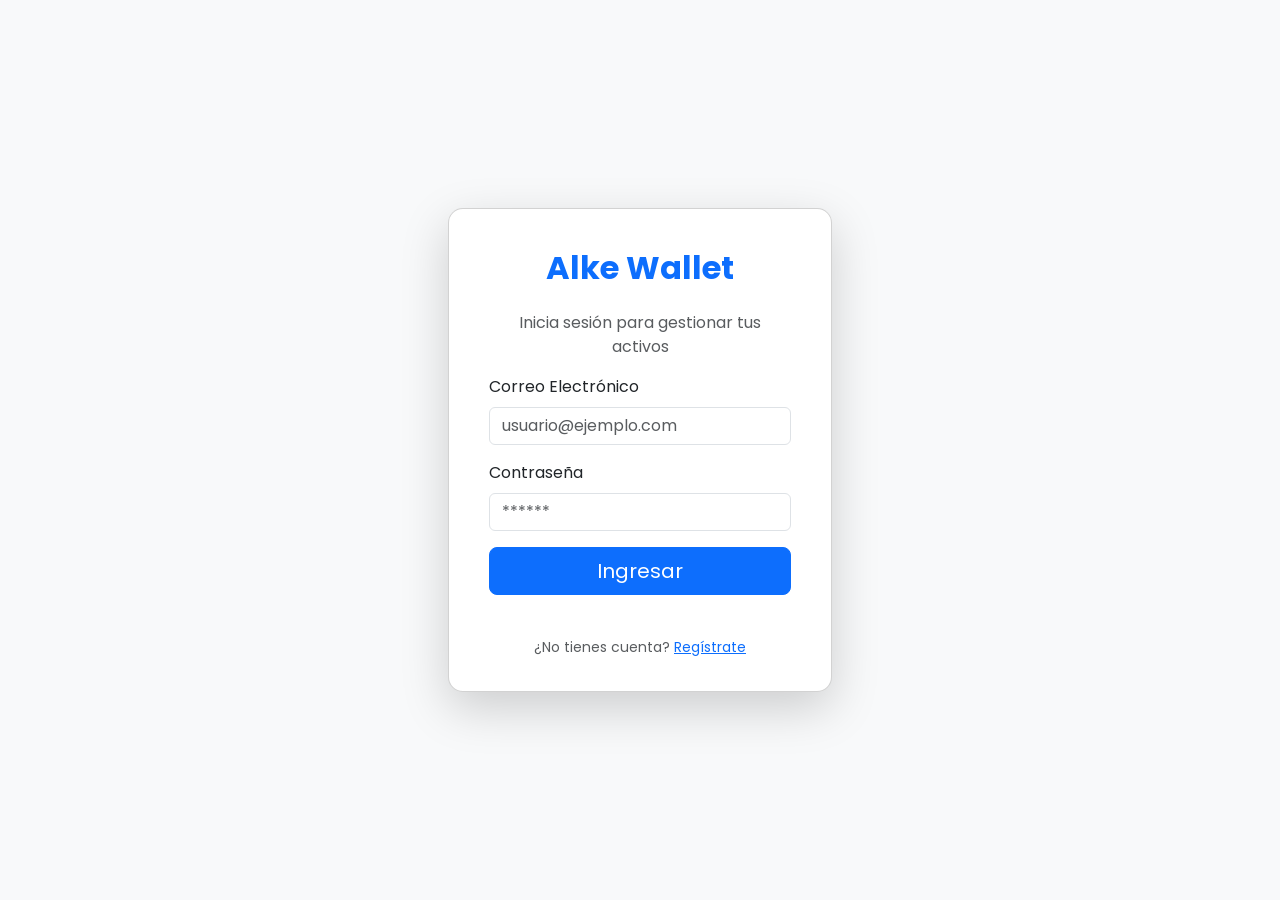
<file: sendmoney.html>
<!DOCTYPE html>
<html lang="es">
<head>
    <meta charset="UTF-8">
    <meta name="viewport" content="width=device-width, initial-scale=1.0">
    <title>Enviar Dinero - Alke Wallet</title>
    <link href="https://cdn.jsdelivr.net/npm/bootstrap@5.3.0/dist/css/bootstrap.min.css" rel="stylesheet">
    <link rel="stylesheet" href="https://cdnjs.cloudflare.com/ajax/libs/font-awesome/6.0.0/css/all.min.css">
    <link rel="stylesheet" href="css/styles.css">
    <style>
        .send-card {
            max-width: 500px;
            margin: 50px auto;
        }
        .contact-avatar {
            cursor: pointer;
            transition: all 0.3s;
        }
        .contact-avatar:hover {
            transform: scale(1.1);
        }
    </style>
</head>
<body class="bg-light">

    <nav class="navbar navbar-dark bg-primary mb-4">
        <div class="container">
            <a class="navbar-brand" href="menu.html"><i class="fas fa-arrow-left me-2"></i> Volver</a>
            <div class="d-flex align-items-center gap-3">
                <div class="text-white text-end d-none d-md-block">
                    <div class="fw-bold"><i class="fas fa-user-circle"></i> <span class="userName">Usuario</span></div>
                    <small id="connectionInfo" class="text-white-50"><i class="fas fa-clock"></i> Conectado</small>
                </div>
                <span class="navbar-text text-white fw-bold">Enviar Dinero</span>
            </div>
        </div>
    </nav>

    <div class="container">
        <!-- Contactos Recientes -->
        <div class="mb-4 text-center">
            <h6 class="text-muted mb-3"><i class="fas fa-users me-2"></i>Contactos Frecuentes</h6>
            <div id="quickContacts" class="d-flex gap-3 justify-content-center overflow-auto pb-2">
                <!-- Se llena dinámicamente -->
            </div>
        </div>

        <div class="card shadow-lg send-card border-0 rounded-4">
            <div class="card-body p-5">
                <div class="text-center mb-4">
                    <div class="bg-primary bg-opacity-10 rounded-circle d-inline-flex p-3 mb-3">
                        <i class="fas fa-paper-plane fa-3x text-primary"></i>
                    </div>
                    <h3 class="fw-bold">Enviar Dinero</h3>
                    <p class="text-muted">Transfiere a tus contactos</p>
                </div>

                <form id="sendMoneyForm">
                    <div class="mb-4">
                        <label for="recipientEmail" class="form-label fw-bold">Destinatario</label>
                        <div class="input-group">
                            <span class="input-group-text"><i class="fas fa-user"></i></span>
                            <input type="email" class="form-control" id="recipientEmail" 
                                   placeholder="correo@ejemplo.com" required>
                        </div>
                        <small class="text-muted">Ingresa el email del destinatario</small>
                    </div>

                    <div class="mb-4">
                        <label for="sendAmount" class="form-label fw-bold">Monto a Enviar</label>
                        <div class="input-group input-group-lg">
                            <span class="input-group-text bg-primary text-white">$</span>
                            <input type="number" class="form-control" id="sendAmount" 
                                   placeholder="0.00" min="1" step="0.01" required
                                   onkeypress="return (event.charCode >= 48 && event.charCode <= 57) || event.charCode == 46">
                        </div>
                        <small class="text-muted">Saldo disponible: <span id="availableBalance" class="fw-bold">$0.00</span></small>
                    </div>

                    <!-- Montos Rápidos -->
                    <div class="mb-4">
                        <label class="form-label fw-bold">Montos Rápidos</label>
                        <div class="d-flex flex-wrap justify-content-center gap-2">
                            <button type="button" class="btn btn-outline-primary btn-sm quick-amount" data-amount="10">$10</button>
                            <button type="button" class="btn btn-outline-primary btn-sm quick-amount" data-amount="25">$25</button>
                            <button type="button" class="btn btn-outline-primary btn-sm quick-amount" data-amount="50">$50</button>
                            <button type="button" class="btn btn-outline-primary btn-sm quick-amount" data-amount="100">$100</button>
                        </div>
                    </div>

                    <div class="mb-4">
                        <label for="sendDescription" class="form-label fw-bold">Descripción</label>
                        <input type="text" class="form-control" id="sendDescription" 
                               placeholder="Ej: Pago de cena, Regalo, etc." required>
                    </div>

                    <div id="success-msg" class="alert alert-success d-none" role="alert">
                        <i class="fas fa-check-circle"></i> ¡Dinero enviado exitosamente!
                    </div>
                    <div id="error-msg" class="alert alert-danger d-none" role="alert">
                        <i class="fas fa-exclamation-circle"></i> <span id="error-text"></span>
                    </div>

                    <button type="submit" class="btn btn-primary btn-lg w-100">
                        <i class="fas fa-paper-plane me-2"></i>Enviar Dinero
                    </button>
                </form>
            </div>
        </div>
    </div>

    <!-- jQuery y Bootstrap -->
    <script src="https://code.jquery.com/jquery-3.6.0.min.js"></script>
    <script src="https://cdn.jsdelivr.net/npm/bootstrap@5.3.0/dist/js/bootstrap.bundle.min.js"></script>
    
    <!-- Configuración y constantes -->
    <script src="js/config/constants.js"></script>
    
    <!-- Servicios -->
    <script src="js/services/storageService.js"></script>
    <script src="js/utils/helpers.js"></script>
    <script src="js/services/authService.js"></script>
    <script src="js/services/transactionService.js"></script>
    
    <!-- Página específica -->
    <script src="js/pages/sendmoney.js"></script>
</body>
</html>
</file>
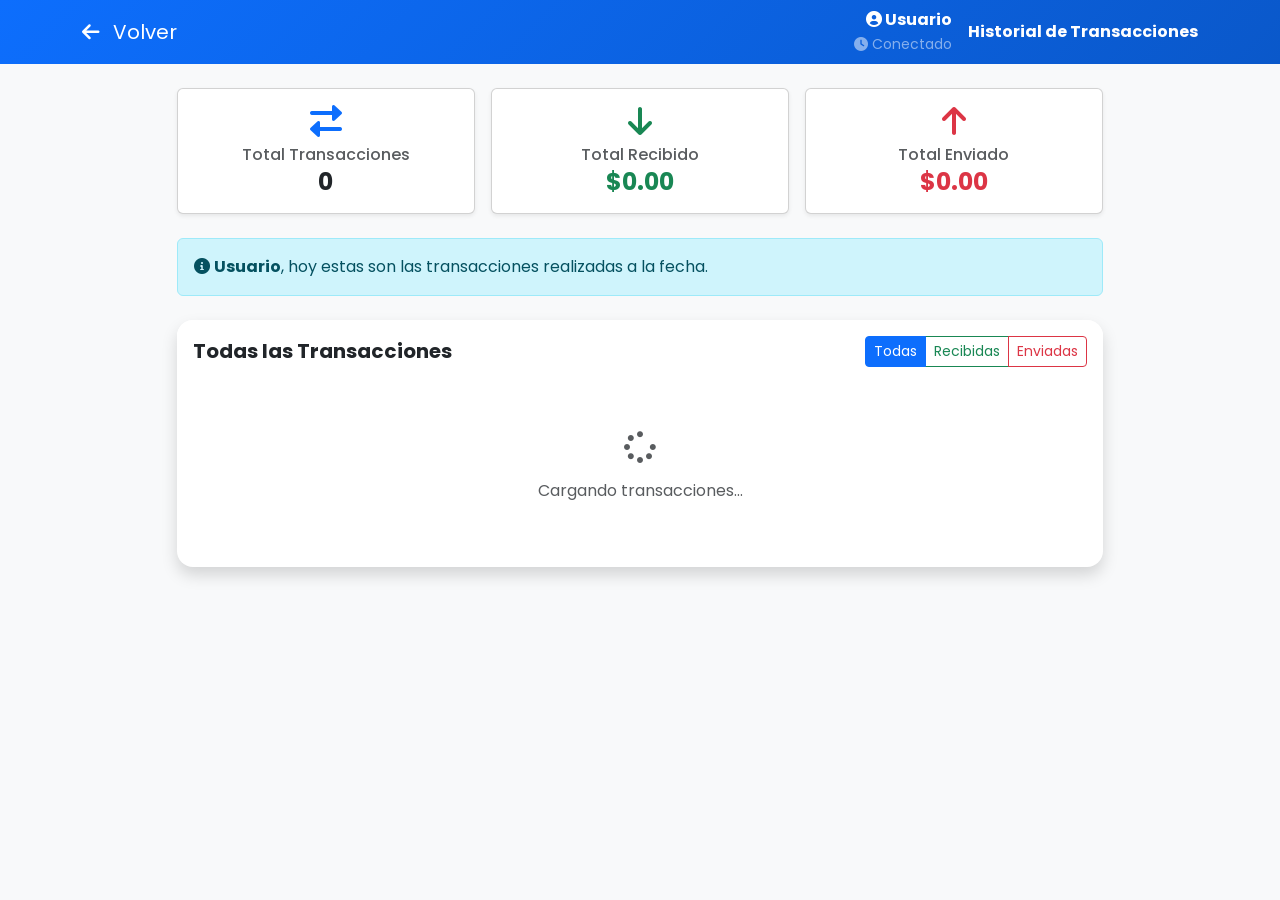
<file: transactions.html>
<!DOCTYPE html>
<html lang="es">
<head>
    <meta charset="UTF-8">
    <meta name="viewport" content="width=device-width, initial-scale=1.0">
    <title>Movimientos - Alke Wallet</title>
    <link href="https://cdn.jsdelivr.net/npm/bootstrap@5.3.0/dist/css/bootstrap.min.css" rel="stylesheet">
    <link rel="stylesheet" href="https://cdnjs.cloudflare.com/ajax/libs/font-awesome/6.0.0/css/all.min.css">
    <link rel="stylesheet" href="css/styles.css">
    <style>
        .transaction-item {
            transition: all 0.2s;
            cursor: pointer;
        }
        .transaction-item:hover {
            background-color: #f8f9fa;
            transform: translateX(5px);
        }
        .amount-positive { color: #198754; font-weight: bold; }
        .amount-negative { color: #dc3545; font-weight: bold; }
        .date-divider {
            background-color: #e9ecef;
            padding: 8px 16px;
            font-weight: 600;
            font-size: 0.9rem;
            color: #495057;
            border-left: 4px solid #0d6efd;
        }
        .transaction-icon-receive {
            background-color: #d1e7dd;
            color: #0f5132;
        }
        .transaction-icon-send {
            background-color: #f8d7da;
            color: #842029;
        }
    </style>
</head>
<body class="bg-light">

    <nav class="navbar navbar-dark bg-primary mb-4">
        <div class="container">
            <a class="navbar-brand" href="menu.html"><i class="fas fa-arrow-left me-2"></i> Volver</a>
            <div class="d-flex align-items-center gap-3">
                <div class="text-white text-end d-none d-md-block">
                    <div class="fw-bold"><i class="fas fa-user-circle"></i> <span class="userName">Usuario</span></div>
                    <small id="connectionInfo" class="text-white-50"><i class="fas fa-clock"></i> Conectado</small>
                </div>
                <span class="navbar-text text-white fw-bold">Historial de Transacciones</span>
            </div>
        </div>
    </nav>

    <div class="container">
        <div class="row justify-content-center">
            <div class="col-md-10">
                
                <!-- Resumen -->
                <div class="row mb-4 g-3">
                    <div class="col-md-4">
                        <div class="card shadow-sm">
                            <div class="card-body text-center">
                                <i class="fas fa-exchange-alt fa-2x text-primary mb-2"></i>
                                <h6 class="text-muted mb-1">Total Transacciones</h6>
                                <h4 class="fw-bold mb-0" id="totalTransactions">0</h4>
                            </div>
                        </div>
                    </div>
                    <div class="col-md-4">
                        <div class="card shadow-sm">
                            <div class="card-body text-center">
                                <i class="fas fa-arrow-down fa-2x text-success mb-2"></i>
                                <h6 class="text-muted mb-1">Total Recibido</h6>
                                <h4 class="fw-bold mb-0 text-success" id="totalReceived">$0.00</h4>
                            </div>
                        </div>
                    </div>
                    <div class="col-md-4">
                        <div class="card shadow-sm">
                            <div class="card-body text-center">
                                <i class="fas fa-arrow-up fa-2x text-danger mb-2"></i>
                                <h6 class="text-muted mb-1">Total Enviado</h6>
                                <h4 class="fw-bold mb-0 text-danger" id="totalSent">$0.00</h4>
                            </div>
                        </div>
                    </div>
                </div>

                <!-- Mensaje personalizado -->
                <div class="alert alert-info mb-4" id="welcomeMessage">
                    <i class="fas fa-info-circle"></i> <strong class="userName">Usuario</strong>, hoy <span id="currentDate"></span> estas son las transacciones realizadas a la fecha.
                </div>

                <!-- Lista de Transacciones -->
                <div class="card shadow border-0 rounded-4">
                    <div class="card-header bg-white border-0 py-3 rounded-top-4 d-flex justify-content-between align-items-center">
                        <h5 class="mb-0 fw-bold">Todas las Transacciones</h5>
                        <div class="btn-group btn-group-sm" role="group">
                            <button type="button" class="btn btn-outline-primary active" id="filterAll">Todas</button>
                            <button type="button" class="btn btn-outline-success" id="filterReceived">Recibidas</button>
                            <button type="button" class="btn btn-outline-danger" id="filterSent">Enviadas</button>
                        </div>
                    </div>
                    <div class="card-body p-0">
                        <div id="transactionsList">
                            <!-- Se llena dinámicamente con JavaScript -->
                            <div class="text-center p-5 text-muted">
                                <i class="fas fa-spinner fa-spin fa-2x mb-3"></i>
                                <p>Cargando transacciones...</p>
                            </div>
                        </div>
                    </div>
                </div>

            </div>
        </div>
    </div>

    <script src="https://code.jquery.com/jquery-3.6.0.min.js"></script>
    <script src="https://cdn.jsdelivr.net/npm/bootstrap@5.3.0/dist/js/bootstrap.bundle.min.js"></script>
    <script src="js/script.js"></script>
</body>
</html>
</file>
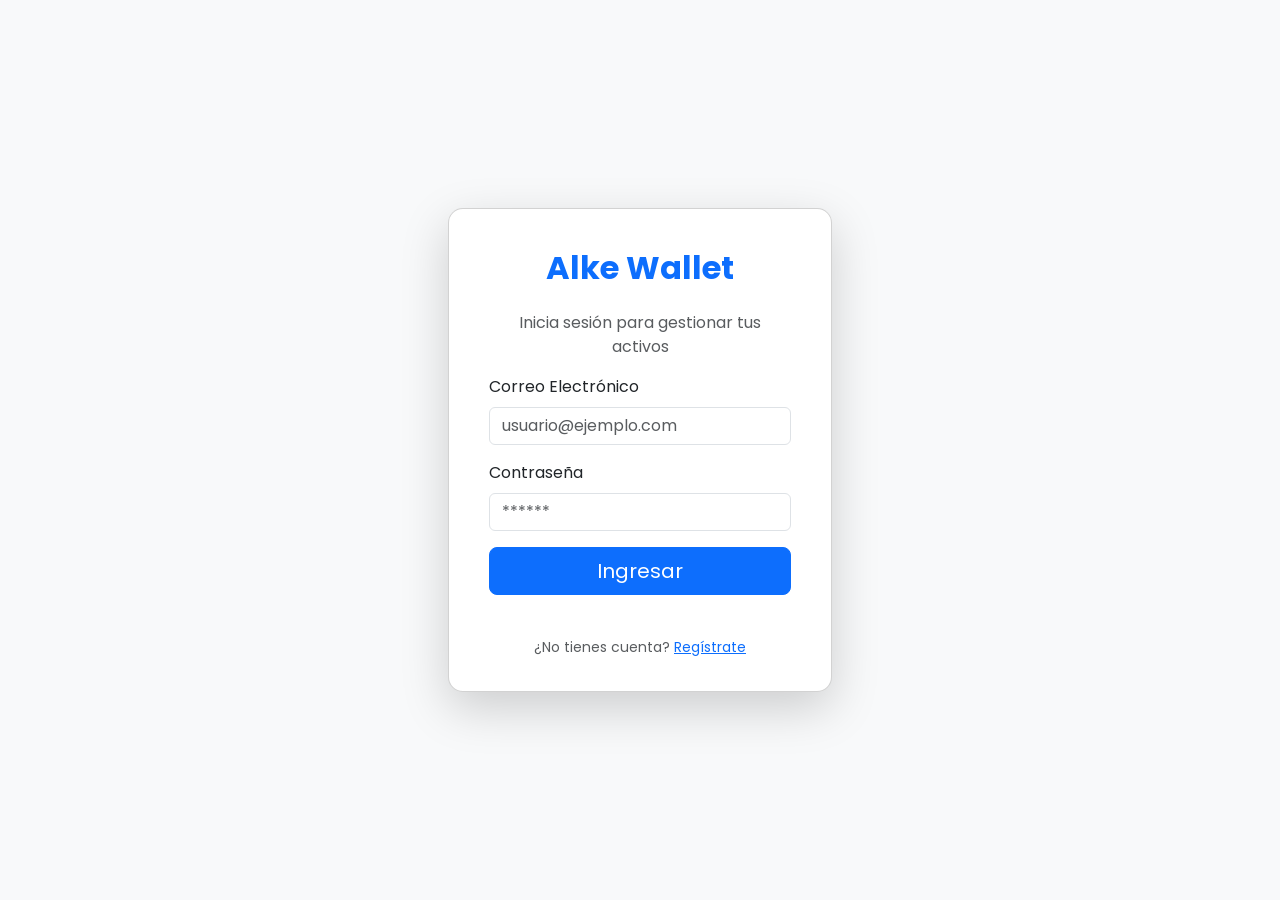
<file: transsactions.html>
<!DOCTYPE html>
<html lang="es">
<head>
    <meta charset="UTF-8">
    <meta name="viewport" content="width=device-width, initial-scale=1.0">
    <title>Movimientos - Alke Wallet</title>
    <link href="https://cdn.jsdelivr.net/npm/bootstrap@5.3.0/dist/css/bootstrap.min.css" rel="stylesheet">
    <link rel="stylesheet" href="https://cdnjs.cloudflare.com/ajax/libs/font-awesome/6.0.0/css/all.min.css">
    <link rel="stylesheet" href="css/styles.css">
    <style>
        .transaction-item {
            transition: background-color 0.2s;
        }
        .transaction-item:hover {
            background-color: #f8f9fa;
        }
        .amount-positive { color: #198754; font-weight: bold; }
        .amount-negative { color: #dc3545; font-weight: bold; }
    </style>
</head>
<body class="bg-light">

    <nav class="navbar navbar-dark bg-primary mb-4">
        <div class="container">
            <a class="navbar-brand" href="menu.html"><i class="fas fa-arrow-left me-2"></i> Volver</a>
            <span class="navbar-text text-white">Historial</span>
        </div>
    </nav>

    <div class="container">
        <div class="row justify-content-center">
            <div class="col-md-8">
                
                <div class="card shadow border-0 rounded-4">
                    <div class="card-header bg-white border-0 py-3 rounded-top-4">
                        <h5 class="mb-0 fw-bold">Últimos Movimientos</h5>
                    </div>
                    <div class="card-body p-0">
                        <div class="list-group list-group-flush">
                            
                            <div class="list-group-item p-3 transaction-item d-flex justify-content-between align-items-center">
                                <div class="d-flex align-items-center">
                                    <div class="rounded-circle bg-light p-2 me-3 text-primary">
                                        <i class="fas fa-store fa-lg"></i>
                                    </div>
                                    <div>
                                        <h6 class="mb-0">Supermercado Líder</h6>
                                        <small class="text-muted">Hace 2 horas</small>
                                    </div>
                                </div>
                                <span class="amount-negative">-$ 45.000</span>
                            </div>

                            <div class="list-group-item p-3 transaction-item d-flex justify-content-between align-items-center">
                                <div class="d-flex align-items-center">
                                    <div class="rounded-circle bg-light p-2 me-3 text-success">
                                        <i class="fas fa-arrow-down fa-lg"></i>
                                    </div>
                                    <div>
                                        <h6 class="mb-0">Transferencia Recibida</h6>
                                        <small class="text-muted">Ayer</small>
                                    </div>
                                </div>
                                <span class="amount-positive">+$ 120.000</span>
                            </div>

                            <div class="list-group-item p-3 transaction-item d-flex justify-content-between align-items-center">
                                <div class="d-flex align-items-center">
                                    <div class="rounded-circle bg-light p-2 me-3 text-danger">
                                        <i class="fas fa-lightbulb fa-lg"></i>
                                    </div>
                                    <div>
                                        <h6 class="mb-0">Pago de Servicios (Luz)</h6>
                                        <small class="text-muted">20 Oct 2023</small>
                                    </div>
                                </div>
                                <span class="amount-negative">-$ 15.000</span>
                            </div>

                             <div class="list-group-item p-3 transaction-item d-flex justify-content-between align-items-center">
                                <div class="d-flex align-items-center">
                                    <div class="rounded-circle bg-light p-2 me-3 text-primary">
                                        <i class="fas fa-utensils fa-lg"></i>
                                    </div>
                                    <div>
                                        <h6 class="mb-0">Restaurante El Tenedor</h6>
                                        <small class="text-muted">18 Oct 2023</small>
                                    </div>
                                </div>
                                <span class="amount-negative">-$ 32.500</span>
                            </div>

                        </div>
                    </div>
                </div>

            </div>
        </div>
    </div>

    <!-- jQuery y Bootstrap -->
    <script src="https://code.jquery.com/jquery-3.6.0.min.js"></script>
    <script src="https://cdn.jsdelivr.net/npm/bootstrap@5.3.0/dist/js/bootstrap.bundle.min.js"></script>
    
    <!-- Configuración y constantes -->
    <script src="js/config/constants.js"></script>
    
    <!-- Servicios -->
    <script src="js/services/storageService.js"></script>
    <script src="js/utils/helpers.js"></script>
    <script src="js/services/authService.js"></script>
    <script src="js/services/transactionService.js"></script>
    
    <!-- Página específica -->
    <script src="js/pages/transactions.js"></script>
</body>
</html>
</file>
<file: css/styles.css>
/* Importar fuente moderna */
@import url('https://fonts.googleapis.com/css2?family=Poppins:wght@300;400;600&display=swap');

body {
    font-family: 'Poppins', sans-serif;
    background-color: #f0f2f5; /* Color de fondo suave */
}

/* Override de Bootstrap para colores de marca */
.bg-primary {
    background: linear-gradient(135deg, #0d6efd 0%, #0a58ca 100%) !important;
}

.welcome-card {
    background: linear-gradient(135deg, #1e1e2f 0%, #2a2a40 100%) !important;
    transition: transform 0.3s ease;
}

.welcome-card:hover {
    transform: translateY(-5px);
}

.action-btn {
    border-radius: 12px;
    background-color: white;
    border: none;
    transition: all 0.3s;
    color: #444;
}

.action-btn:hover {
    background-color: #e9ecef;
    color: #0d6efd;
    transform: scale(1.05);
}
/* Estilos específicos para la Landing */
        .hero-section {
            background: linear-gradient(135deg, #0d6efd 0%, #000428 100%);
            color: white;
            padding: 100px 0;
            clip-path: polygon(0 0, 100% 0, 100% 85%, 0 100%);
        }
        .feature-icon {
            font-size: 3rem;
            color: #0d6efd;
            margin-bottom: 1rem;
        }
         .account-card {
            transition: all 0.3s;
            cursor: pointer;
        }
        .account-card:hover {
            transform: translateY(-5px);
            box-shadow: 0 5px 15px rgba(0,0,0,0.2);
        }
        .account-card.active {
            border: 3px solid #0d6efd;
        }
        .deposit-card {
            max-width: 500px;
            margin: 50px auto;
        }
        .amount-btn {
            margin: 5px;
            transition: all 0.3s;
        }
        .amount-btn:hover {
            transform: scale(1.05);
        }
</file>
